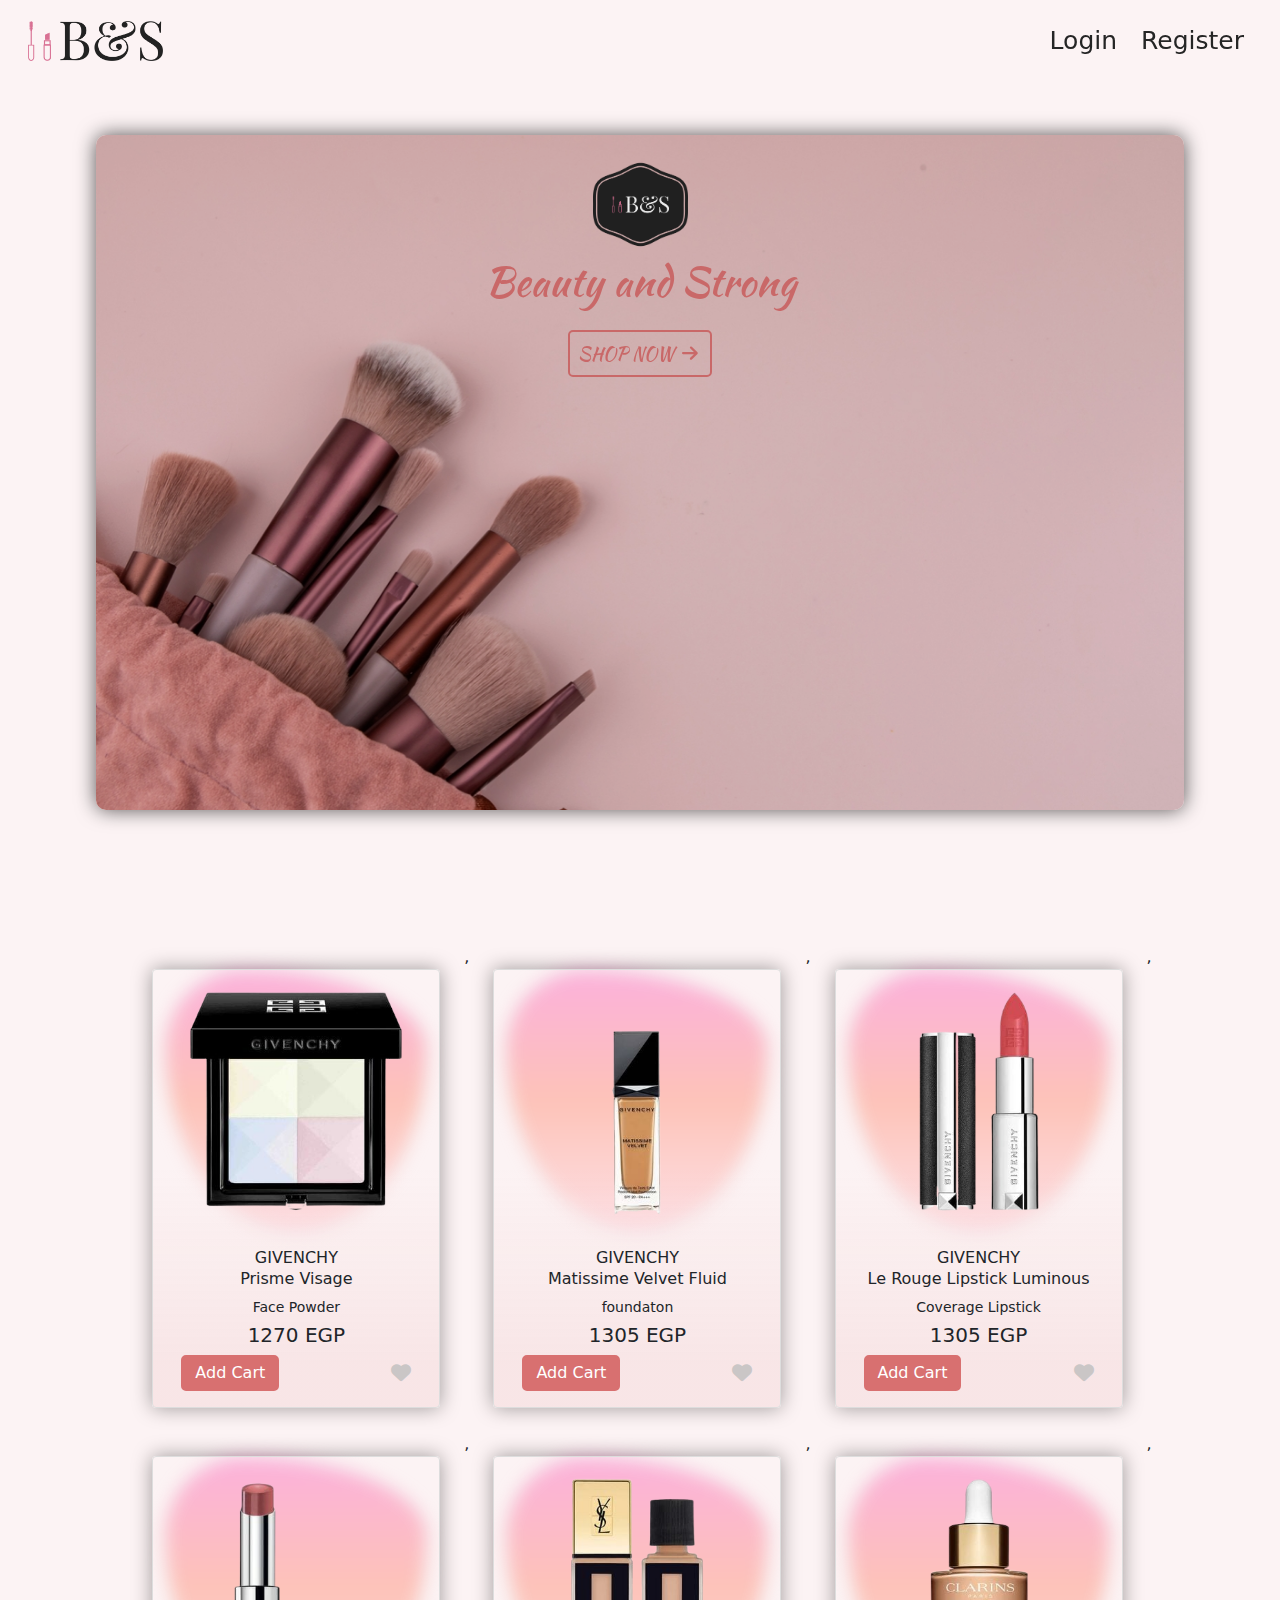
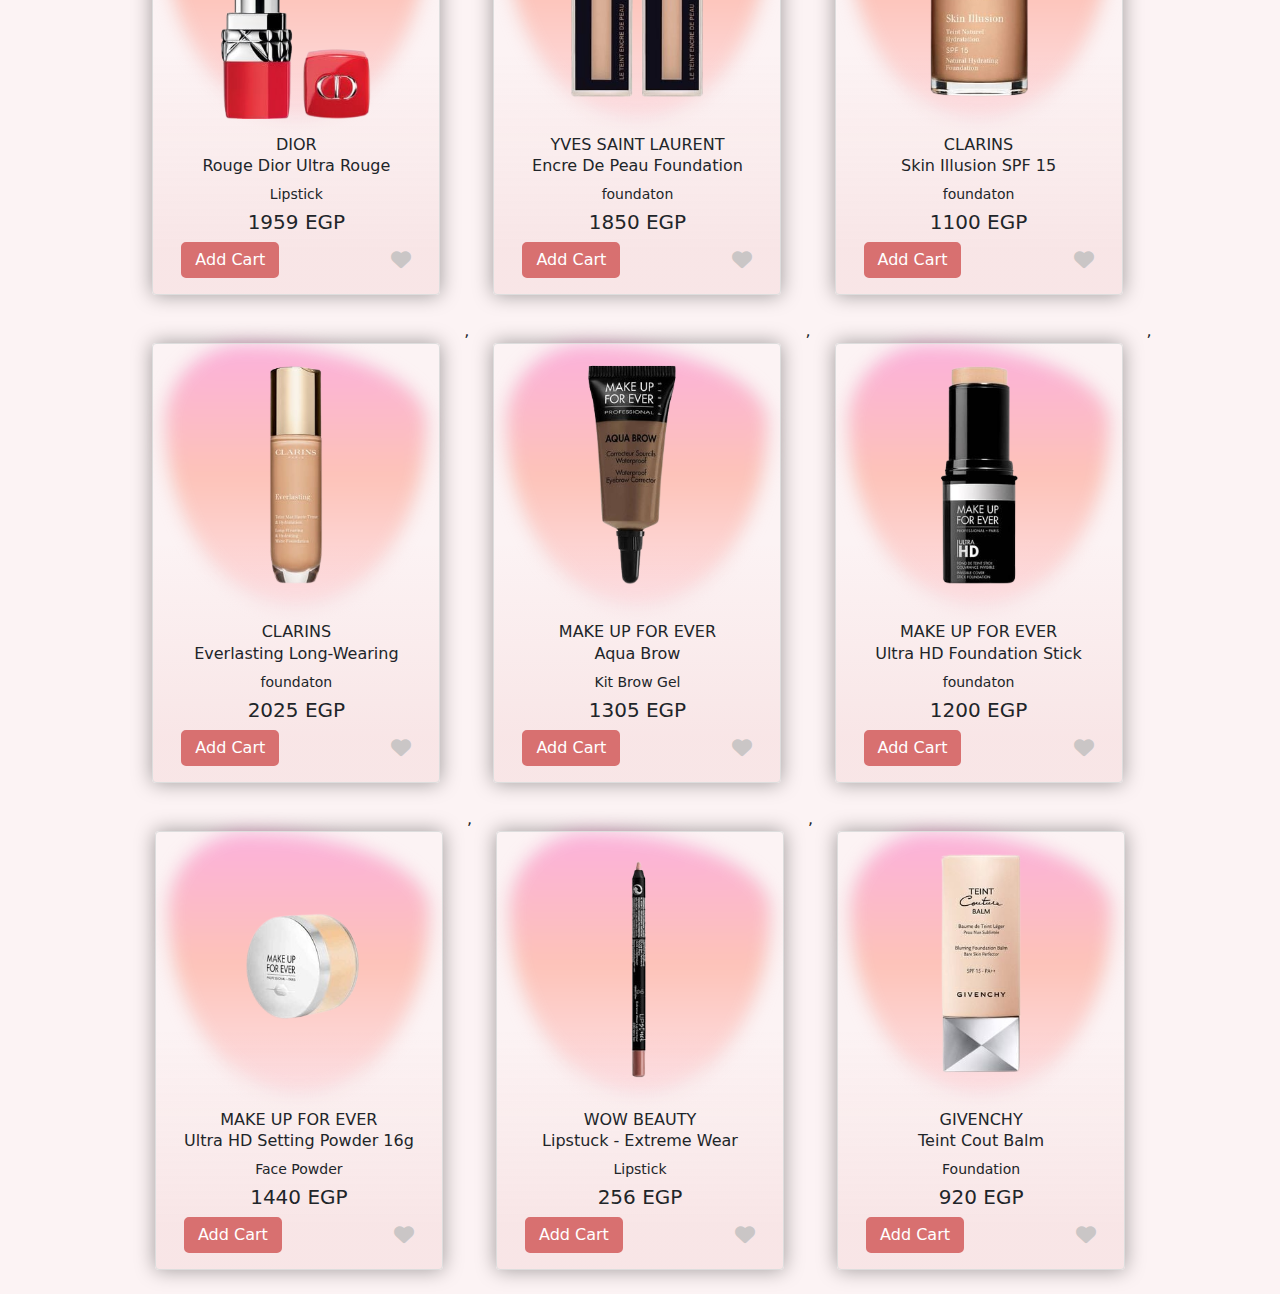
<file: index.html>
<!DOCTYPE html>
<html lang="en">
  <head>
    <meta charset="UTF-8" />
    <meta name="viewport" content="width=device-width, initial-scale=1.0" />
    <title>Document</title>
    <link rel="preconnect" href="https://fonts.googleapis.com" />
    <link rel="preconnect" href="https://fonts.gstatic.com" crossorigin />
    <link
      href="https://fonts.googleapis.com/css2?family=Kaushan+Script&family=Merriweather:ital,wght@1,700&family=Poppins:ital,wght@0,100;0,200;0,300;0,400;0,500;0,600;0,700;0,800;0,900;1,100;1,200;1,300;1,400;1,500;1,600;1,700;1,800;1,900&family=Victor+Mono:wght@700&display=swap"
      rel="stylesheet"
    />
    <link rel="stylesheet" href="css/bootstrap.min.css" />
    <link rel="stylesheet" href="css/all.min.css" />
    <link rel="stylesheet" href="css/style.css" />
  </head>
  <body>
    <header>
      <nav
        class="navbar navbar-expand-sm bg-body-tertiary p-3 fixed-top header"
      >
        <div class="container-fluid">
          <a class="navbar-brand" href="index.html"
            ><img
              src="images/download.png"
              style="width: 135px"
              alt="logo brand"
          /></a>
          <button
            class="navbar-toggler"
            type="button"
            data-bs-toggle="collapse"
            data-bs-target="#navbarNavDropdown"
            aria-controls="navbarNavDropdown"
            aria-expanded="false"
            aria-label="Toggle navigation"
          >
            <span><img src="images/menu-burger.png" /></span>
          </button>
          <div class="collapse navbar-collapse" id="navbarNavDropdown">
            <div id="links" class="ms-auto">
              <ul class="loginForm navbar-nav" id="links">
                <li class="nav-item">
                  <a class="nav-link me-2" href="login.html">Login</a>
                </li>
                <li class="nav-item">
                  <a class="nav-link" href="register.html">Register</a>
                </li>
              </ul>
            </div>
            <div id="userInfo" class="userInnfo ms-auto">
              <ul class="cartShopping navbar-nav">
                <li class="nav-item">
                  <a class="nav-link userName" href="#" id="userData"></a>
                </li>
                <li class="nav-item">
                  <a class="nav-link mx-1" id="cart-icon" href="#"
                    ><i class="fa-solid fa-cart-shopping"
                      ><span
                        class="Quanter d-flex align-items-center justify-content-center"
                      ></span
                    ></i>
                  </a>
                </li>
                <div class="cart">
                  <div></div>
                  <h2 class="cart-title text-center pt-3">Your Product</h2>
                  <!-- content -->
                  <div class="cart-content">
                    <!-- <div class="cart-box">
                      <img
                        src="images/products/3274872317253-removebg-preview.png"
                        alt=""
                        class="cart-img"
                      />
                      <div class="detail-box">
                        <div class="cart-product-title">DIOR</div>
                        <div class="cart-price">250.50 EGP</div>
                        <input type="number" value="1" min="1" max="5" class="cart-quantity" />
                      </div>
                      <i
                        class="fa-solid fa-trash-can cart-remove"
                        style="color: #fd0d0d"
                      ></i>
                    </div> -->
                  </div>
                  <!-- total price -->
                  <div class="total">
                    <div class="total-title">total</div>
                    <div class="total-price">0 EGp</div>
                  </div>
                  <!-- buy btn -->
                  <button type="button" class="btn-buy">Buy Now</button>
                  <!-- cart close -->
                  <li class="nav-item">
                    <a class="nav-link" id="close-cart" href="#"
                      ><i class="fa-solid fa-xmark"></i
                    ></a>
                  </li>
                </div>
                <li class="nav-item">
                  <a class="nav-link logoutBtn" href="#">logout</a>
                </li>
              </ul>
            </div>
          </div>
        </div>
      </nav>
    </header>
    <section
      class="mainsection d-flex justify-content-center align-items-center"
    >
      <div class="containerMainSection">
        <div
          class="titlrMainSection d-flex flex-column align-items-center mt-3"
        >
          <img
            class="logoInMainSection"
            src="images/bs-low-resolution-logo-color-on-transparent-background.png"
            alt=""
            width="95"
            style="display: block"
          />
          <h2 class="">Beauty and Strong</h2>
          <button class="btnInMainSection mt-3">
            SHOP NOW<i
              class="fa-solid fa-arrow-right ms-2"
              style="color: #d87070"
            ></i>
          </button>
        </div>
      </div>
    </section>
    <section class="container">
      <div
        class="productContainer row row-cols-1 row-cols-sm-2 row-cols-md-4 justify-content-center px-3"
      >
        <!-- <div class="card col" style="width: 18rem">
          <div class="bgImgProduct">
            <div class="bgImgProduct1 border"></div>
            <img
              src="images/products/3274872288997-removebg-preview.png"
              class="card-img-top"
              alt="..."
            />
          </div>
          <div class="card-body">
            <div class="text-center">
              <h6 class="card-title mb-0">GIVENCHY</h6>
              <p class="card-text mb-1">Teint Cout Balm</p>
              <p class="card-text mb-1">
                <small class="text-mutedd">Foundation</small>
              </p>
              <h5>920 EGP</h5>
            </div>
            <div class="d-flex justify-content-between align-items-center">
              <button class="AddCartBtn">Add Cart</button>
              <i class="fa-solid fa-heart"></i>
            </div>
          </div>
        </div> -->
      </div>
    </section>
    <!-- <script src="js/all.min.js"></script> -->
    <script src="js/bootstrap.bundle.min.js"></script>
    <script src="js/script.js"></script>
  </body>
</html>
</file>
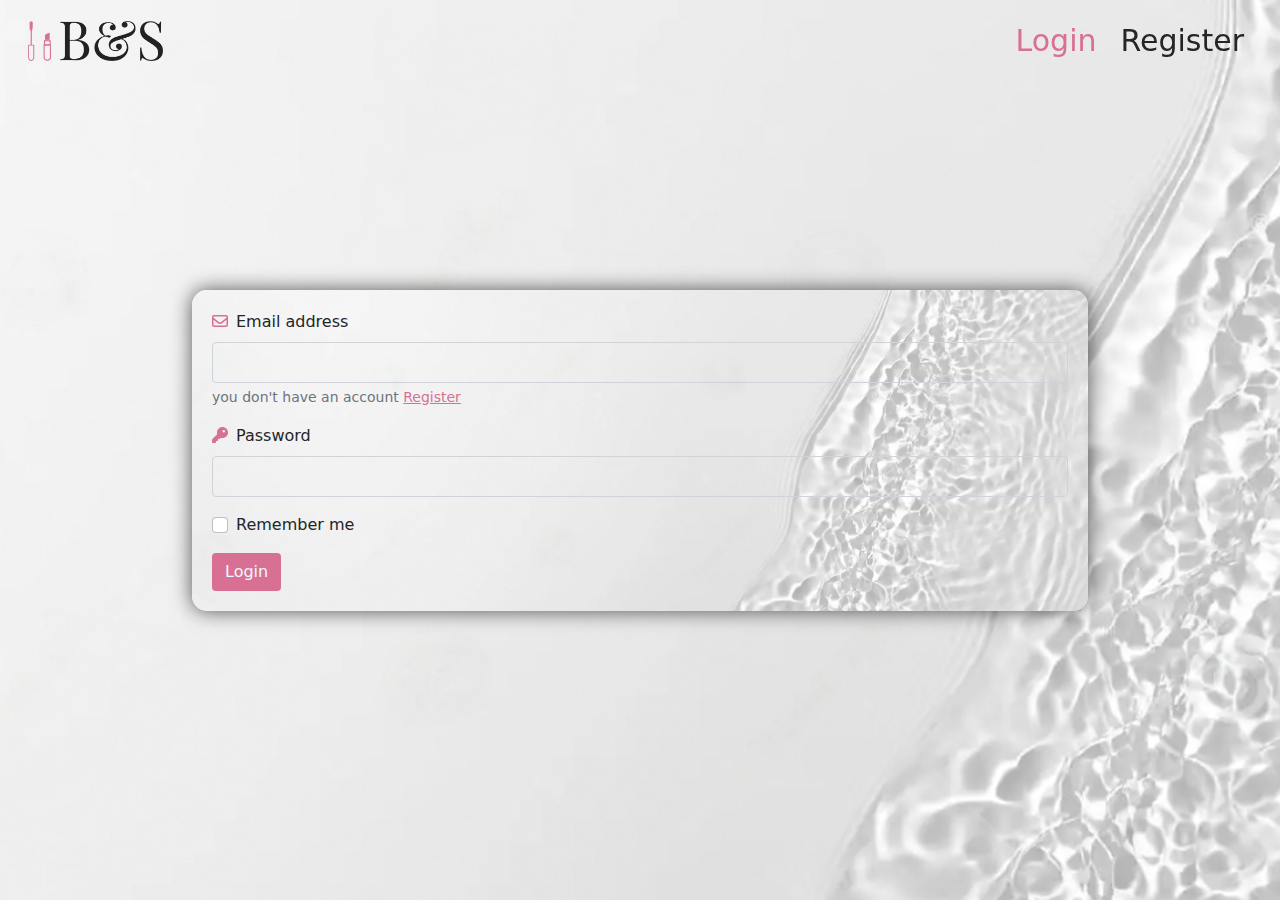
<file: login.html>
<!DOCTYPE html>
<html lang="en">
  <head>
    <meta charset="UTF-8" />
    <meta name="viewport" content="width=device-width, initial-scale=1.0" />
    <title>Document</title>
    <link rel="stylesheet" href="css/bootstrap.min.css" />
    <link rel="stylesheet" href="css/all.min.css" />
    <link rel="stylesheet" href="css/login.css" />
  </head>
  <body>
    <header>
      <nav class="navbar navbar-expand-sm bg-body-tertiary p-3 fixed-top">
        <div class="container-fluid">
          <a class="navbar-brand" href="index.html"
            ><img
              src="images/download.png"
              style="width: 135px"
              alt="logo brand"
          /></a>
          <button
            class="navbar-toggler"
            type="button"
            data-bs-toggle="collapse"
            data-bs-target="#navbarNavDropdown"
            aria-controls="navbarNavDropdown"
            aria-expanded="false"
            aria-label="Toggle navigation"
          >
            <!-- <span class="navbar-toggler-icon"></span> -->
            <span><img src="images/menu-burger.png" /></span>
          </button>
          <div class="collapse navbar-collapse" id="navbarNavDropdown">
            <ul class="navbar-nav ms-auto">
              <li class="nav-item">
                <a class="nav-link active me-2" aria-current="page" href="#"
                  >Login</a
                >
              </li>
              <li class="nav-item">
                <a class="nav-link" href="register.html">Register</a>
              </li>
            </ul>
          </div>
        </div>
      </nav>
    </header>
    <section>
      <div class="content">
        <form>
          <div class="mb-3">
            <label class="form-label"
              ><i class="fa-regular fa-envelope me-2" style="color: #d87093"></i
              >Email address</label
            >
            <input
              type="email"
              class="form-control"
              id="emailAddress"
              aria-describedby="emailHelp"
              required
            />
            <div id="emailHelp" class="form-text">
              you don't have an account
              <a href="register.html" class="register">Register</a>
            </div>
          </div>
          <div class="mb-3">
            <label class="form-label"
              ><i class="fa-solid fa-key me-2" style="color: #d87093"></i
              >Password</label
            >
            <input
              type="password"
              class="form-control"
              id="password"
              required
            />
          </div>
          <div class="mb-3 form-check">
            <input
              type="checkbox"
              class="form-check-input shadow-none"
              id="exampleCheck1"
            />
            <label class="form-check-label" for="exampleCheck1"
              >Remember me</label
            >
          </div>
          <button type="submit" class="btn" id="login">Login</button>
        </form>
      </div>
    </section>
    <script src="js/all.min.js"></script>
    <script src="js/bootstrap.bundle.min.js"></script>
    <script src="js/login.js"></script>
  </body>
</html>
</file>
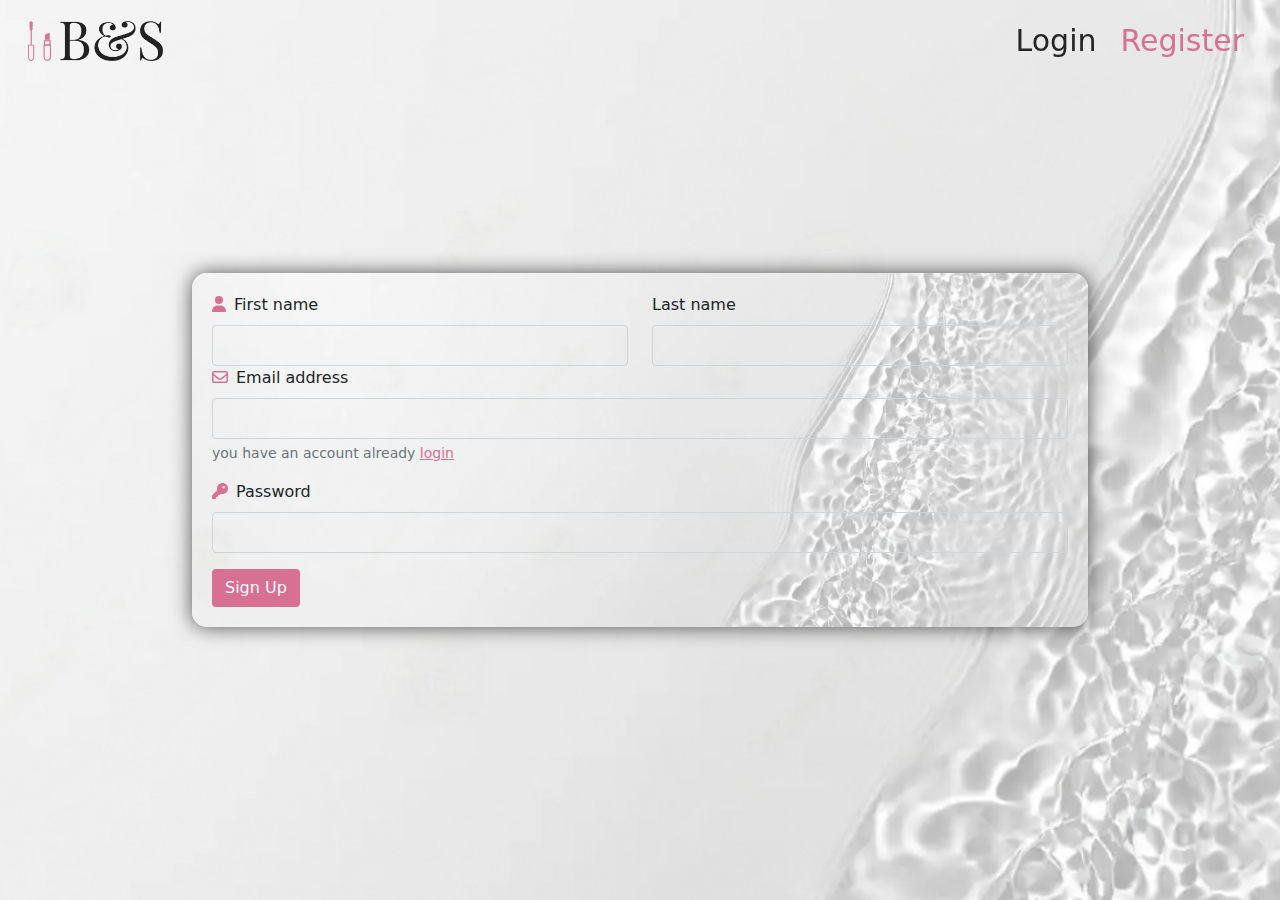
<file: register.html>
<!DOCTYPE html>
<html lang="en">
  <head>
    <meta charset="UTF-8" />
    <meta name="viewport" content="width=device-width, initial-scale=1.0" />
    <title>Document</title>
    <link rel="stylesheet" href="css/bootstrap.min.css" />
    <link rel="stylesheet" href="css/all.min.css" />
    <link rel="stylesheet" href="css/login.css" />
  </head>
  <body>
    <header>
      <nav class="navbar navbar-expand-sm bg-body-tertiary p-3 fixed-top">
        <div class="container-fluid">
          <a class="navbar-brand" href="index.html"
            ><img
              src="images/download.png"
              style="width: 135px"
              alt="logo brand"
          /></a>
          <button
            class="navbar-toggler"
            type="button"
            data-bs-toggle="collapse"
            data-bs-target="#navbarNavDropdown"
            aria-controls="navbarNavDropdown"
            aria-expanded="false"
            aria-label="Toggle navigation"
          >
            <!-- <span class="navbar-toggler-icon"></span> -->
            <span><img src="images/menu-burger.png" /></span>
          </button>
          <div class="collapse navbar-collapse" id="navbarNavDropdown">
            <ul class="navbar-nav ms-auto">
              <li class="nav-item">
                <a class="nav-link me-2" aria-current="page" href="login.html"
                  >Login</a
                >
              </li>
              <li class="nav-item">
                <a class="nav-link active" href="#">Register</a>
              </li>
            </ul>
          </div>
        </div>
      </nav>
    </header>
    <section>
      <div class="content">
        <form>
          <div class="row">
            <div class="col-md-6">
              <label class="form-label"
                ><i class="fa-solid fa-user me-2" style="color: #d87093"></i
                >First name</label
              >
              <input type="text" class="form-control" id="firstName" required />
            </div>
            <div class="col-md-6">
              <label class="form-label">Last name</label>
              <input type="text" class="form-control" id="lastName" required />
            </div>
          </div>
          <div class="mb-3">
            <label class="form-label"
              ><i class="fa-regular fa-envelope me-2" style="color: #d87093"></i
              >Email address</label
            >
            <input
              type="email"
              class="form-control"
              id="emailAddress"
              aria-describedby="emailHelp"
              required
            />
            <div id="emailHelp" class="form-text">
              you have an account already
              <a href="login.html" class="login">login</a>
            </div>
          </div>
          <div class="mb-3">
            <label class="form-label"
              ><i class="fa-solid fa-key me-2" style="color: #d87093"></i
              >Password</label
            >
            <input
              type="password"
              class="form-control"
              id="password"
              required
            />
          </div>
          <button type="submit" class="btn" id="Sign_Up">Sign Up</button>
        </form>
      </div>
    </section>
    <script src="js/all.min.js"></script>
    <script src="js/bootstrap.bundle.min.js"></script>
    <script src="js/register.js"></script>
  </body>
</html>
</file>
<file: css/style.css>
* {
  padding: 0;
  margin: 0;
  scroll-padding-top: 2rem;
  scroll-behavior: smooth;
  box-sizing: border-box;
  list-style: none;
  text-decoration: none;
}

body {
  /* background-color: #d1dce8; */
  /* background-color: #583f69; */
  background-color: #fcf3f4;
  /* height: 50000px; */
}

/*            header in login & register               */

.header {
  backdrop-filter: blur(17px);
  background-color: #fcf3f441;
  /* background-color: #ffffff3f; */
  /* height: 55px; */
}

.loginForm .nav-link {
  color: #252525;
  font-size: 25px;
  font-weight: 500;
  padding: 0px;
}

.userInnfo {
  display: none;
}

.userName,
.userName:hover {
  color: #252525;
  font-size: 25px;
  padding: 0;
  font-family: "Lucida Sans", "Lucida Sans Regular", "Lucida Grande",
    "Lucida Sans Unicode", Geneva, Verdana, sans-serif;
}

.fa-cart-shopping {
  font-size: 26px;
  color: #252525;
  position: relative;
}
.cartShop {
  position: relative;
}

.Quanter {
  position: absolute;
  width: 20px;
  height: 22px;
  background-color: #d8707000;
  color: #ffffff;
  border-radius: 50%;
  top: -10px;
  right: -10px;
  font-size: 13px;
  display: none;
}

.fa-user,
.logoutBtn {
  color: #252525;
  font-size: 26px;
  font-weight: 400;
  padding: 0px;
  font-weight: 500;
}
.logoutBtn:hover {
  color: #d87070;
}

/* cart */
.cart {
  position: fixed;
  top: 0;
  right: -100%;
  min-width: 360px;
  height: 100dvh;
  padding: 20px;
  background-color: #fcf3f4;
  box-shadow: -2px 0px 4px hs1(0 4% 15%/ 10%);
  transition: 0.3s;
  overflow: scroll;
}
.active {
  right: 0;
}
.cart-title {
  font-size: 1.5rem;
  font-weight: 600;
}
.cart-box {
  display: grid;
  grid-template-columns: 35% 45% 15%;
  align-items: center;
  justify-items: start;
  gap: 1rem;
  margin-top: 1rem;
}
.cart-img {
  width: 100px;
  height: 100px;
  object-fit: contain;
  padding: 10px;
}
.detail-box {
  display: grid;
  row-gap: 0.5rem;
}
.cart-product-title {
  font-size: 1rem;
  text-transform: uppercase;
}
.cart-price {
  font-weight: 500;
}
.cart-quantity {
  border: 1px solid #ddd;
  outline-color: #d87070;
  width: 3.4rem;
  text-align: center;
  font-size: 1rem;
}
.cart-remove {
  cursor: pointer;
}
.total {
  display: flex;
  justify-content: end;
  margin-top: 1.5rem;
  border-top: 1px solid #d87070;
}
.total-title {
  font-size: 1rem;
  font-weight: 600;
}
.total-price {
  margin-left: 0.5rem;
}
.btn-buy {
  display: flex;
  margin: 1.5rem auto 0 auto;
  padding: 8px 15px;
  border: none;
  border-radius: 5px;
  background-color: #d87070;
  color: #fcf3f4;
  font-size: 1rem;
  font-weight: 500;
  cursor: pointer;
}
.btn-buy:hover {
  background-color: #252525;
}
#close-cart {
  position: absolute;
  font-size: 1.5rem;
  color: #ff4500;
  top: 1rem;
  left: 1rem;
}
/* main section */

.mainsection {
  height: 105dvh;
  width: 100%;
}

.containerMainSection {
  background-image: url(../images/Screenshot_2023-10-08_02053200000000-transformed.png);
  background-position: center;
  background-size: cover;
  border-radius: 10px;
  box-shadow: 0px 0px 20px #000000a8;
  height: 75dvh;
  width: 85dvw;
  filter: brightness(0.93);
}
.titlrMainSection {
  height: 50%;
}
.titlrMainSection h2 {
  font-family: "Kaushan Script", cursive;
  font-size: 40px;
  color: #d87070;
}
.btnInMainSection {
  display: block;
  border: 2px #d87070 solid;
  border-radius: 5px;
  padding: 8px 12px 8px 8px;
  color: #d87070;
  font-size: 18px;
  font-family: "Kaushan Script", cursive;
  background-color: #d8707000;
}

@media (max-width: 912px) {
  .titlrMainSection h2 {
    font-size: 30px;
    color: #d87070;
  }
  .titlrMainSection {
    margin-top: 110px;
    height: 30%;
  }
  .btnInMainSection {
    border: 1.5px #d87070 solid;
    font-size: 12px;
  }
}

/* products */
.card {
  background-color: #25252500;
  background: linear-gradient(to top, #d870701a 10%, #fcf3f400, #fcf3f400);
  box-shadow: 0px 0px 20px #0000005f;
  border: 1px solid #ddd;
}

.bgImgProduct {
  position: relative;
}
.bgImgProduct1 {
  position: absolute;
  z-index: -1;
  width: 100%;
  height: 100%;
  border-radius: 30% 70% 50% 50% / 30% 30% 70% 70%;
  background: linear-gradient(to bottom, #fa39ad5b, #fe6c4c5b, #ffc0cb5b);
  filter: brightness(0.83);
  filter: blur(9px);
}

.AddCartBtn {
  padding: 4px 12px;
  color: rgb(255, 255, 255);
  border: 2px solid #d87070;
  border-radius: 5px;
  background-color: #d87070;
}
.fa-heart {
  color: #bebebecb;
  font-size: 20px;
  cursor: pointer;
}


/* .container{
    background-color: #583f6999;
    border-radius: 10px;

} */
</file>
<file: css/login.css>
* {
  padding: 0;
  margin: 0;
  box-sizing: border-box;
}

body {
  /* background-image: linear-gradient(
    to left,
    rgb(152, 189, 174, 40%),
    #e4e4e4,
    #e4e4e4,
    rgb(152, 189, 174, 40%)
  ); */
  /* background-color: #e4e4e4; */
  height: 100dvh;
  /* height: 5000px; */
  background-image: url(../images/Screenshot_2023-09-28_181304-transformed.png);
  background-position: center;
  background-size: cover;
}

/*            header in login & register               */

.nav-item .nav-link {
  color: #252525;
  font-size: 30px;
  font-weight: 500;
  padding: 0px;
}
.nav-item .active,
.register,
.login {
  /* border-bottom: 2px solid palevioletred; */
  color: #d87093;
}

.content {
  height: 100dvh;
  display: grid;
  justify-items: center;
  align-items: center;
}
.content form {
  width: 70%;
  align-items: center;
  padding: 20px;
  border: none;
  border-radius: 15px;

  box-shadow: 0px 0px 20px #000000a8;
  background-image: url(../images/Screenshot_2023-09-28_181304-transformed.png);
  background-position: center;
  background-size: cover;
}
.form-control,
.form-control:focus {
  background-color: #960c0c00;
  box-shadow: none;
  color: #d87093;
  font-size: 18px;
}
.form-control:focus {
  border-color: #252525af;
}

input[type="checkbox"]:checked {
  background-color: #d87093;
  border-color: #252525;
}

.btn,
.btn:focus {
  color: aliceblue;
  background-color: #d87093;
  box-shadow: none;
}
</file>
